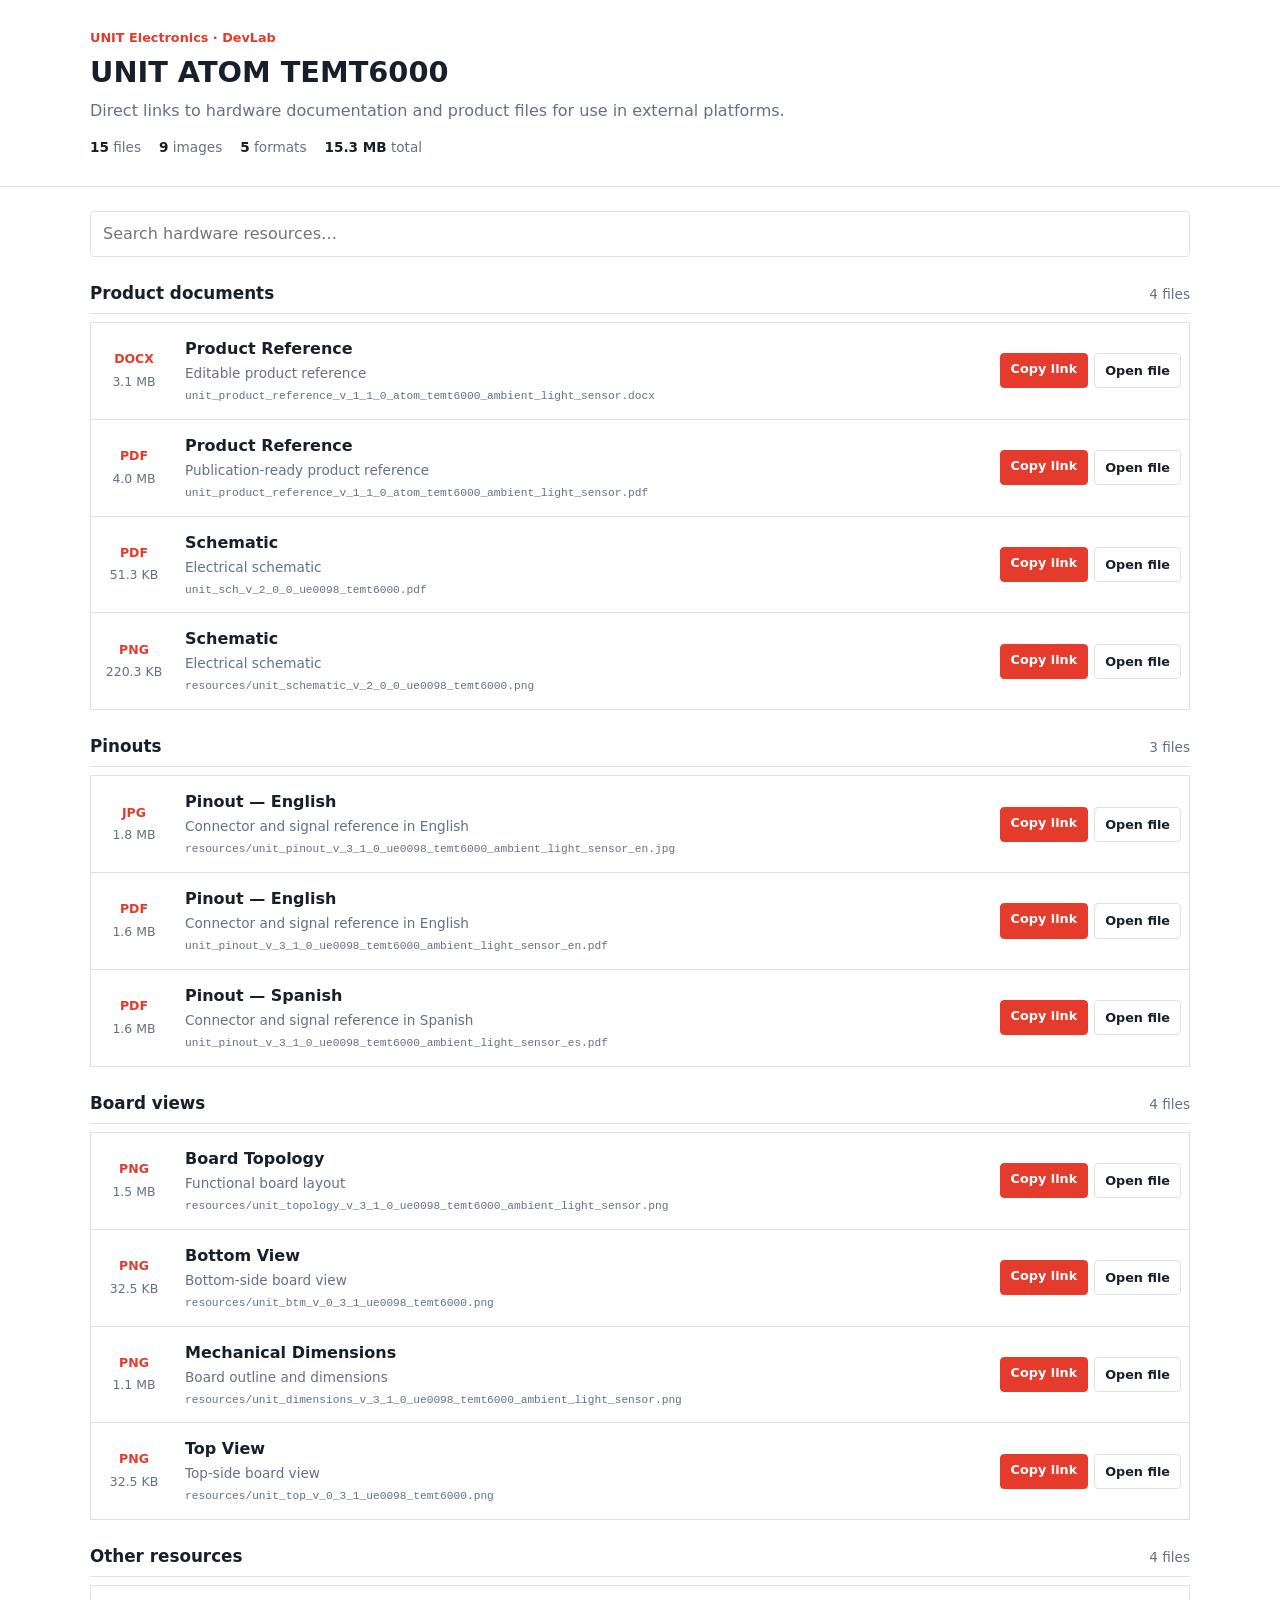
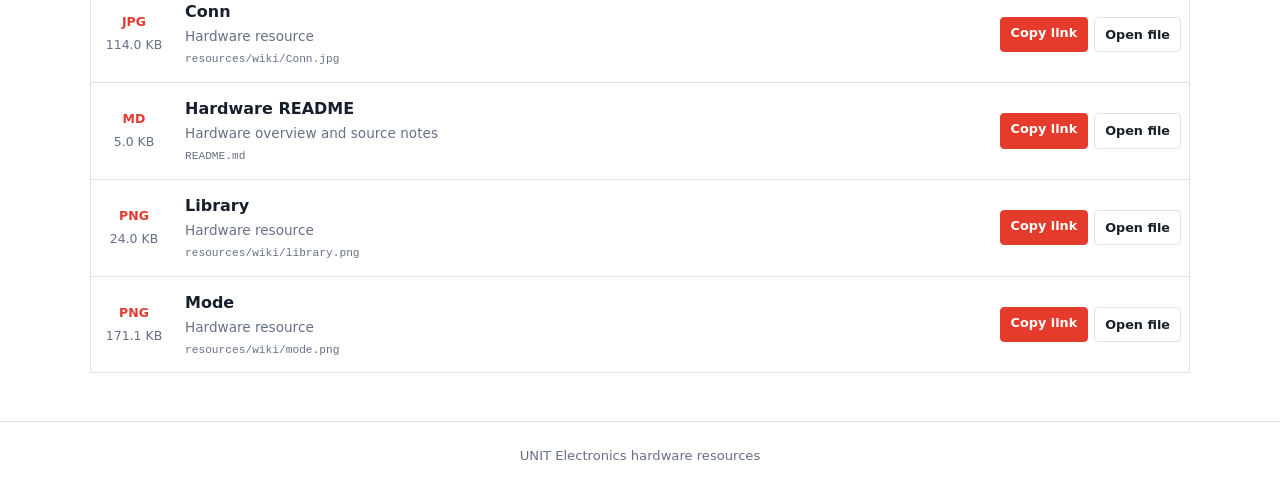
<file: docs/index.html>
<!DOCTYPE html>
<html lang="en">
<head>
  <base href="hardware/">
  <meta charset="UTF-8">
  <meta name="viewport" content="width=device-width, initial-scale=1.0">
  <meta name="description" content="UNIT ATOM TEMT6000 hardware documentation and downloads">
  <title>UNIT ATOM TEMT6000 | Hardware Resources</title>
  <style>
    :root {
      --ink: #17202a;
      --muted: #667085;
      --line: #dfe3e8;
      --brand: #e53b2c;
    }
    * { box-sizing: border-box; }
    body {
      margin: 0;
      color: var(--ink);
      font: 16px/1.5 Inter, ui-sans-serif, system-ui, -apple-system, sans-serif;
    }
    .site-header { border-bottom: 1px solid var(--line); }
    .header-content, main {
      width: min(1100px, calc(100% - 32px));
      margin: 0 auto;
    }
    .header-content { padding: 28px 0; }
    .eyebrow {
      margin: 0 0 4px;
      color: var(--brand);
      font-size: .8rem;
      font-weight: 700;
    }
    h1 { margin: 0; font-size: 1.8rem; }
    .subtitle { margin: 5px 0 0; color: var(--muted); }
    .summary {
      display: flex;
      flex-wrap: wrap;
      gap: 18px;
      margin-top: 14px;
      color: var(--muted);
      font-size: .85rem;
    }
    .summary strong { color: var(--ink); }
    main { padding: 24px 0 48px; }
    .toolbar { margin-bottom: 24px; }
    .search {
      width: 100%;
      padding: 10px 12px;
      border: 1px solid var(--line);
      border-radius: 4px;
      color: var(--ink);
      font: inherit;
    }
    .search:focus { outline: 2px solid #f6c4bf; border-color: var(--brand); }
    .resource-section { margin-top: 24px; }
    .section-heading {
      display: flex;
      align-items: baseline;
      justify-content: space-between;
      margin-bottom: 8px;
      border-bottom: 1px solid var(--line);
    }
    .section-heading h2 { margin: 0 0 7px; font-size: 1.05rem; }
    .section-heading span { color: var(--muted); font-size: .85rem; }
    .resource-list { border-top: 1px solid var(--line); }
    .resource-item {
      display: grid;
      grid-template-columns: 70px minmax(0, 1fr) auto;
      align-items: center;
      gap: 16px;
      padding: 14px 8px;
      border: 1px solid var(--line);
      border-top: 0;
    }
    .file-meta { display: grid; gap: 4px; text-align: center; }
    .file-type {
      color: var(--brand);
      font-size: .78rem;
    }
    .file-size { color: var(--muted); font-size: .78rem; }
    .resource-details { min-width: 0; }
    .resource-item h3 { margin: 0; font-size: 1rem; }
    .resource-item p {
      display: inline;
      margin: 0 8px 0 0;
      color: var(--muted);
      font-size: .85rem;
    }
    .resource-item code {
      display: block;
      overflow: hidden;
      margin-top: 3px;
      color: var(--muted);
      font-size: .7rem;
      text-overflow: ellipsis;
      white-space: nowrap;
    }
    .actions { display: flex; gap: 6px; }
    .button {
      display: inline-flex;
      justify-content: center;
      padding: 7px 10px;
      border: 1px solid var(--line);
      border-radius: 4px;
      color: var(--ink);
      background: #fff;
      cursor: pointer;
      text-decoration: none;
      font-size: .8rem;
      font-weight: 600;
      font-family: inherit;
    }
    .button:hover { border-color: #aeb4bd; }
    .button.primary { color: #fff; border-color: var(--brand); background: var(--brand); }
    .empty-state { display: none; padding: 32px 0; color: var(--muted); text-align: center; }
    footer { padding: 24px 16px; border-top: 1px solid var(--line); color: var(--muted); text-align: center; font-size: .82rem; }
    [hidden] { display: none !important; }
    .visually-hidden {
      position: absolute;
      width: 1px;
      height: 1px;
      padding: 0;
      margin: -1px;
      overflow: hidden;
      clip: rect(0, 0, 0, 0);
      white-space: nowrap;
      border: 0;
    }
    @media (max-width: 680px) {
      .resource-item { grid-template-columns: 52px minmax(0, 1fr); }
      .actions { grid-column: 1 / -1; padding-left: 68px; }
    }
  </style>
</head>
<body>
  <header class="site-header">
    <div class="header-content">
      <p class="eyebrow">UNIT Electronics · DevLab</p>
      <h1>UNIT ATOM TEMT6000</h1>
      <p class="subtitle">Direct links to hardware documentation and product files for use in external platforms.</p>
      <div class="summary" aria-label="Resource summary">
        <span><strong>15</strong> files</span>
        <span><strong>9</strong> images</span>
        <span><strong>5</strong> formats</span>
        <span><strong>15.3 MB</strong> total</span>
      </div>
    </div>
  </header>
  <main>
    <div class="toolbar">
      <label for="resource-search" class="visually-hidden">Search hardware resources</label>
      <input id="resource-search" class="search" type="search" placeholder="Search hardware resources…" autocomplete="off">
    </div>

      <section class="resource-section">
        <div class="section-heading">
          <h2>Product documents</h2>
          <span>4 files</span>
        </div>
        <div class="resource-list">
        <article class="resource-item" data-search="product reference unit_product_reference_v_1_1_0_atom_temt6000_ambient_light_sensor.docx editable product reference">
          <div class="file-meta">
            <strong class="file-type">DOCX</strong>
            <span class="file-size">3.1 MB</span>
          </div>
          <div class="resource-details">
            <h3>Product Reference</h3>
            <p>Editable product reference</p>
            <code title="unit_product_reference_v_1_1_0_atom_temt6000_ambient_light_sensor.docx">unit_product_reference_v_1_1_0_atom_temt6000_ambient_light_sensor.docx</code>
          </div>
          <div class="actions">
            <button class="button primary copy-link" type="button" data-url="unit_product_reference_v_1_1_0_atom_temt6000_ambient_light_sensor.docx">Copy link</button>
            <a class="button" href="unit_product_reference_v_1_1_0_atom_temt6000_ambient_light_sensor.docx" target="_blank" rel="noopener">Open file</a>
          </div>
        </article>

        <article class="resource-item" data-search="product reference unit_product_reference_v_1_1_0_atom_temt6000_ambient_light_sensor.pdf publication-ready product reference">
          <div class="file-meta">
            <strong class="file-type">PDF</strong>
            <span class="file-size">4.0 MB</span>
          </div>
          <div class="resource-details">
            <h3>Product Reference</h3>
            <p>Publication-ready product reference</p>
            <code title="unit_product_reference_v_1_1_0_atom_temt6000_ambient_light_sensor.pdf">unit_product_reference_v_1_1_0_atom_temt6000_ambient_light_sensor.pdf</code>
          </div>
          <div class="actions">
            <button class="button primary copy-link" type="button" data-url="unit_product_reference_v_1_1_0_atom_temt6000_ambient_light_sensor.pdf">Copy link</button>
            <a class="button" href="unit_product_reference_v_1_1_0_atom_temt6000_ambient_light_sensor.pdf" target="_blank" rel="noopener">Open file</a>
          </div>
        </article>

        <article class="resource-item" data-search="schematic unit_sch_v_2_0_0_ue0098_temt6000.pdf electrical schematic">
          <div class="file-meta">
            <strong class="file-type">PDF</strong>
            <span class="file-size">51.3 KB</span>
          </div>
          <div class="resource-details">
            <h3>Schematic</h3>
            <p>Electrical schematic</p>
            <code title="unit_sch_v_2_0_0_ue0098_temt6000.pdf">unit_sch_v_2_0_0_ue0098_temt6000.pdf</code>
          </div>
          <div class="actions">
            <button class="button primary copy-link" type="button" data-url="unit_sch_v_2_0_0_ue0098_temt6000.pdf">Copy link</button>
            <a class="button" href="unit_sch_v_2_0_0_ue0098_temt6000.pdf" target="_blank" rel="noopener">Open file</a>
          </div>
        </article>

        <article class="resource-item" data-search="schematic resources/unit_schematic_v_2_0_0_ue0098_temt6000.png electrical schematic">
          <div class="file-meta">
            <strong class="file-type">PNG</strong>
            <span class="file-size">220.3 KB</span>
          </div>
          <div class="resource-details">
            <h3>Schematic</h3>
            <p>Electrical schematic</p>
            <code title="resources/unit_schematic_v_2_0_0_ue0098_temt6000.png">resources/unit_schematic_v_2_0_0_ue0098_temt6000.png</code>
          </div>
          <div class="actions">
            <button class="button primary copy-link" type="button" data-url="resources/unit_schematic_v_2_0_0_ue0098_temt6000.png">Copy link</button>
            <a class="button" href="resources/unit_schematic_v_2_0_0_ue0098_temt6000.png" target="_blank" rel="noopener">Open file</a>
          </div>
        </article>
        </div>
      </section>
      <section class="resource-section">
        <div class="section-heading">
          <h2>Pinouts</h2>
          <span>3 files</span>
        </div>
        <div class="resource-list">
        <article class="resource-item" data-search="pinout — english resources/unit_pinout_v_3_1_0_ue0098_temt6000_ambient_light_sensor_en.jpg connector and signal reference in english">
          <div class="file-meta">
            <strong class="file-type">JPG</strong>
            <span class="file-size">1.8 MB</span>
          </div>
          <div class="resource-details">
            <h3>Pinout — English</h3>
            <p>Connector and signal reference in English</p>
            <code title="resources/unit_pinout_v_3_1_0_ue0098_temt6000_ambient_light_sensor_en.jpg">resources/unit_pinout_v_3_1_0_ue0098_temt6000_ambient_light_sensor_en.jpg</code>
          </div>
          <div class="actions">
            <button class="button primary copy-link" type="button" data-url="resources/unit_pinout_v_3_1_0_ue0098_temt6000_ambient_light_sensor_en.jpg">Copy link</button>
            <a class="button" href="resources/unit_pinout_v_3_1_0_ue0098_temt6000_ambient_light_sensor_en.jpg" target="_blank" rel="noopener">Open file</a>
          </div>
        </article>

        <article class="resource-item" data-search="pinout — english unit_pinout_v_3_1_0_ue0098_temt6000_ambient_light_sensor_en.pdf connector and signal reference in english">
          <div class="file-meta">
            <strong class="file-type">PDF</strong>
            <span class="file-size">1.6 MB</span>
          </div>
          <div class="resource-details">
            <h3>Pinout — English</h3>
            <p>Connector and signal reference in English</p>
            <code title="unit_pinout_v_3_1_0_ue0098_temt6000_ambient_light_sensor_en.pdf">unit_pinout_v_3_1_0_ue0098_temt6000_ambient_light_sensor_en.pdf</code>
          </div>
          <div class="actions">
            <button class="button primary copy-link" type="button" data-url="unit_pinout_v_3_1_0_ue0098_temt6000_ambient_light_sensor_en.pdf">Copy link</button>
            <a class="button" href="unit_pinout_v_3_1_0_ue0098_temt6000_ambient_light_sensor_en.pdf" target="_blank" rel="noopener">Open file</a>
          </div>
        </article>

        <article class="resource-item" data-search="pinout — spanish unit_pinout_v_3_1_0_ue0098_temt6000_ambient_light_sensor_es.pdf connector and signal reference in spanish">
          <div class="file-meta">
            <strong class="file-type">PDF</strong>
            <span class="file-size">1.6 MB</span>
          </div>
          <div class="resource-details">
            <h3>Pinout — Spanish</h3>
            <p>Connector and signal reference in Spanish</p>
            <code title="unit_pinout_v_3_1_0_ue0098_temt6000_ambient_light_sensor_es.pdf">unit_pinout_v_3_1_0_ue0098_temt6000_ambient_light_sensor_es.pdf</code>
          </div>
          <div class="actions">
            <button class="button primary copy-link" type="button" data-url="unit_pinout_v_3_1_0_ue0098_temt6000_ambient_light_sensor_es.pdf">Copy link</button>
            <a class="button" href="unit_pinout_v_3_1_0_ue0098_temt6000_ambient_light_sensor_es.pdf" target="_blank" rel="noopener">Open file</a>
          </div>
        </article>
        </div>
      </section>
      <section class="resource-section">
        <div class="section-heading">
          <h2>Board views</h2>
          <span>4 files</span>
        </div>
        <div class="resource-list">
        <article class="resource-item" data-search="board topology resources/unit_topology_v_3_1_0_ue0098_temt6000_ambient_light_sensor.png functional board layout">
          <div class="file-meta">
            <strong class="file-type">PNG</strong>
            <span class="file-size">1.5 MB</span>
          </div>
          <div class="resource-details">
            <h3>Board Topology</h3>
            <p>Functional board layout</p>
            <code title="resources/unit_topology_v_3_1_0_ue0098_temt6000_ambient_light_sensor.png">resources/unit_topology_v_3_1_0_ue0098_temt6000_ambient_light_sensor.png</code>
          </div>
          <div class="actions">
            <button class="button primary copy-link" type="button" data-url="resources/unit_topology_v_3_1_0_ue0098_temt6000_ambient_light_sensor.png">Copy link</button>
            <a class="button" href="resources/unit_topology_v_3_1_0_ue0098_temt6000_ambient_light_sensor.png" target="_blank" rel="noopener">Open file</a>
          </div>
        </article>

        <article class="resource-item" data-search="bottom view resources/unit_btm_v_0_3_1_ue0098_temt6000.png bottom-side board view">
          <div class="file-meta">
            <strong class="file-type">PNG</strong>
            <span class="file-size">32.5 KB</span>
          </div>
          <div class="resource-details">
            <h3>Bottom View</h3>
            <p>Bottom-side board view</p>
            <code title="resources/unit_btm_v_0_3_1_ue0098_temt6000.png">resources/unit_btm_v_0_3_1_ue0098_temt6000.png</code>
          </div>
          <div class="actions">
            <button class="button primary copy-link" type="button" data-url="resources/unit_btm_v_0_3_1_ue0098_temt6000.png">Copy link</button>
            <a class="button" href="resources/unit_btm_v_0_3_1_ue0098_temt6000.png" target="_blank" rel="noopener">Open file</a>
          </div>
        </article>

        <article class="resource-item" data-search="mechanical dimensions resources/unit_dimensions_v_3_1_0_ue0098_temt6000_ambient_light_sensor.png board outline and dimensions">
          <div class="file-meta">
            <strong class="file-type">PNG</strong>
            <span class="file-size">1.1 MB</span>
          </div>
          <div class="resource-details">
            <h3>Mechanical Dimensions</h3>
            <p>Board outline and dimensions</p>
            <code title="resources/unit_dimensions_v_3_1_0_ue0098_temt6000_ambient_light_sensor.png">resources/unit_dimensions_v_3_1_0_ue0098_temt6000_ambient_light_sensor.png</code>
          </div>
          <div class="actions">
            <button class="button primary copy-link" type="button" data-url="resources/unit_dimensions_v_3_1_0_ue0098_temt6000_ambient_light_sensor.png">Copy link</button>
            <a class="button" href="resources/unit_dimensions_v_3_1_0_ue0098_temt6000_ambient_light_sensor.png" target="_blank" rel="noopener">Open file</a>
          </div>
        </article>

        <article class="resource-item" data-search="top view resources/unit_top_v_0_3_1_ue0098_temt6000.png top-side board view">
          <div class="file-meta">
            <strong class="file-type">PNG</strong>
            <span class="file-size">32.5 KB</span>
          </div>
          <div class="resource-details">
            <h3>Top View</h3>
            <p>Top-side board view</p>
            <code title="resources/unit_top_v_0_3_1_ue0098_temt6000.png">resources/unit_top_v_0_3_1_ue0098_temt6000.png</code>
          </div>
          <div class="actions">
            <button class="button primary copy-link" type="button" data-url="resources/unit_top_v_0_3_1_ue0098_temt6000.png">Copy link</button>
            <a class="button" href="resources/unit_top_v_0_3_1_ue0098_temt6000.png" target="_blank" rel="noopener">Open file</a>
          </div>
        </article>
        </div>
      </section>
      <section class="resource-section">
        <div class="section-heading">
          <h2>Other resources</h2>
          <span>4 files</span>
        </div>
        <div class="resource-list">
        <article class="resource-item" data-search="conn resources/wiki/conn.jpg hardware resource">
          <div class="file-meta">
            <strong class="file-type">JPG</strong>
            <span class="file-size">114.0 KB</span>
          </div>
          <div class="resource-details">
            <h3>Conn</h3>
            <p>Hardware resource</p>
            <code title="resources/wiki/Conn.jpg">resources/wiki/Conn.jpg</code>
          </div>
          <div class="actions">
            <button class="button primary copy-link" type="button" data-url="resources/wiki/Conn.jpg">Copy link</button>
            <a class="button" href="resources/wiki/Conn.jpg" target="_blank" rel="noopener">Open file</a>
          </div>
        </article>

        <article class="resource-item" data-search="hardware readme readme.md hardware overview and source notes">
          <div class="file-meta">
            <strong class="file-type">MD</strong>
            <span class="file-size">5.0 KB</span>
          </div>
          <div class="resource-details">
            <h3>Hardware README</h3>
            <p>Hardware overview and source notes</p>
            <code title="README.md">README.md</code>
          </div>
          <div class="actions">
            <button class="button primary copy-link" type="button" data-url="README.md">Copy link</button>
            <a class="button" href="README.md" target="_blank" rel="noopener">Open file</a>
          </div>
        </article>

        <article class="resource-item" data-search="library resources/wiki/library.png hardware resource">
          <div class="file-meta">
            <strong class="file-type">PNG</strong>
            <span class="file-size">24.0 KB</span>
          </div>
          <div class="resource-details">
            <h3>Library</h3>
            <p>Hardware resource</p>
            <code title="resources/wiki/library.png">resources/wiki/library.png</code>
          </div>
          <div class="actions">
            <button class="button primary copy-link" type="button" data-url="resources/wiki/library.png">Copy link</button>
            <a class="button" href="resources/wiki/library.png" target="_blank" rel="noopener">Open file</a>
          </div>
        </article>

        <article class="resource-item" data-search="mode resources/wiki/mode.png hardware resource">
          <div class="file-meta">
            <strong class="file-type">PNG</strong>
            <span class="file-size">171.1 KB</span>
          </div>
          <div class="resource-details">
            <h3>Mode</h3>
            <p>Hardware resource</p>
            <code title="resources/wiki/mode.png">resources/wiki/mode.png</code>
          </div>
          <div class="actions">
            <button class="button primary copy-link" type="button" data-url="resources/wiki/mode.png">Copy link</button>
            <a class="button" href="resources/wiki/mode.png" target="_blank" rel="noopener">Open file</a>
          </div>
        </article>
        </div>
      </section>
    <p id="empty-state" class="empty-state">No resources match your search.</p>
  </main>
  <footer>UNIT Electronics hardware resources</footer>
  <script>
    const search = document.getElementById('resource-search');
    const sections = [...document.querySelectorAll('.resource-section')];
    const emptyState = document.getElementById('empty-state');
    const copyText = async (text) => {
      try {
        await navigator.clipboard.writeText(text);
      } catch (error) {
        const input = document.createElement('textarea');
        input.value = text;
        input.style.position = 'fixed';
        input.style.opacity = '0';
        document.body.appendChild(input);
        input.select();
        document.execCommand('copy');
        input.remove();
      }
    };
    document.querySelectorAll('.copy-link').forEach((button) => {
      button.addEventListener('click', async () => {
        const absoluteUrl = new URL(button.dataset.url, document.baseURI).href;
        await copyText(absoluteUrl);
        const originalLabel = button.textContent;
        button.textContent = 'Copied';
        setTimeout(() => { button.textContent = originalLabel; }, 1600);
      });
    });
    search.addEventListener('input', () => {
      const query = search.value.trim().toLowerCase();
      let visibleCards = 0;
      sections.forEach((section) => {
        let sectionCards = 0;
        section.querySelectorAll('.resource-item').forEach((card) => {
          const match = card.dataset.search.includes(query);
          card.hidden = !match;
          sectionCards += Number(match);
        });
        section.hidden = sectionCards === 0;
        visibleCards += sectionCards;
      });
      emptyState.style.display = visibleCards ? 'none' : 'block';
    });
  </script>
</body>
</html>
</file>
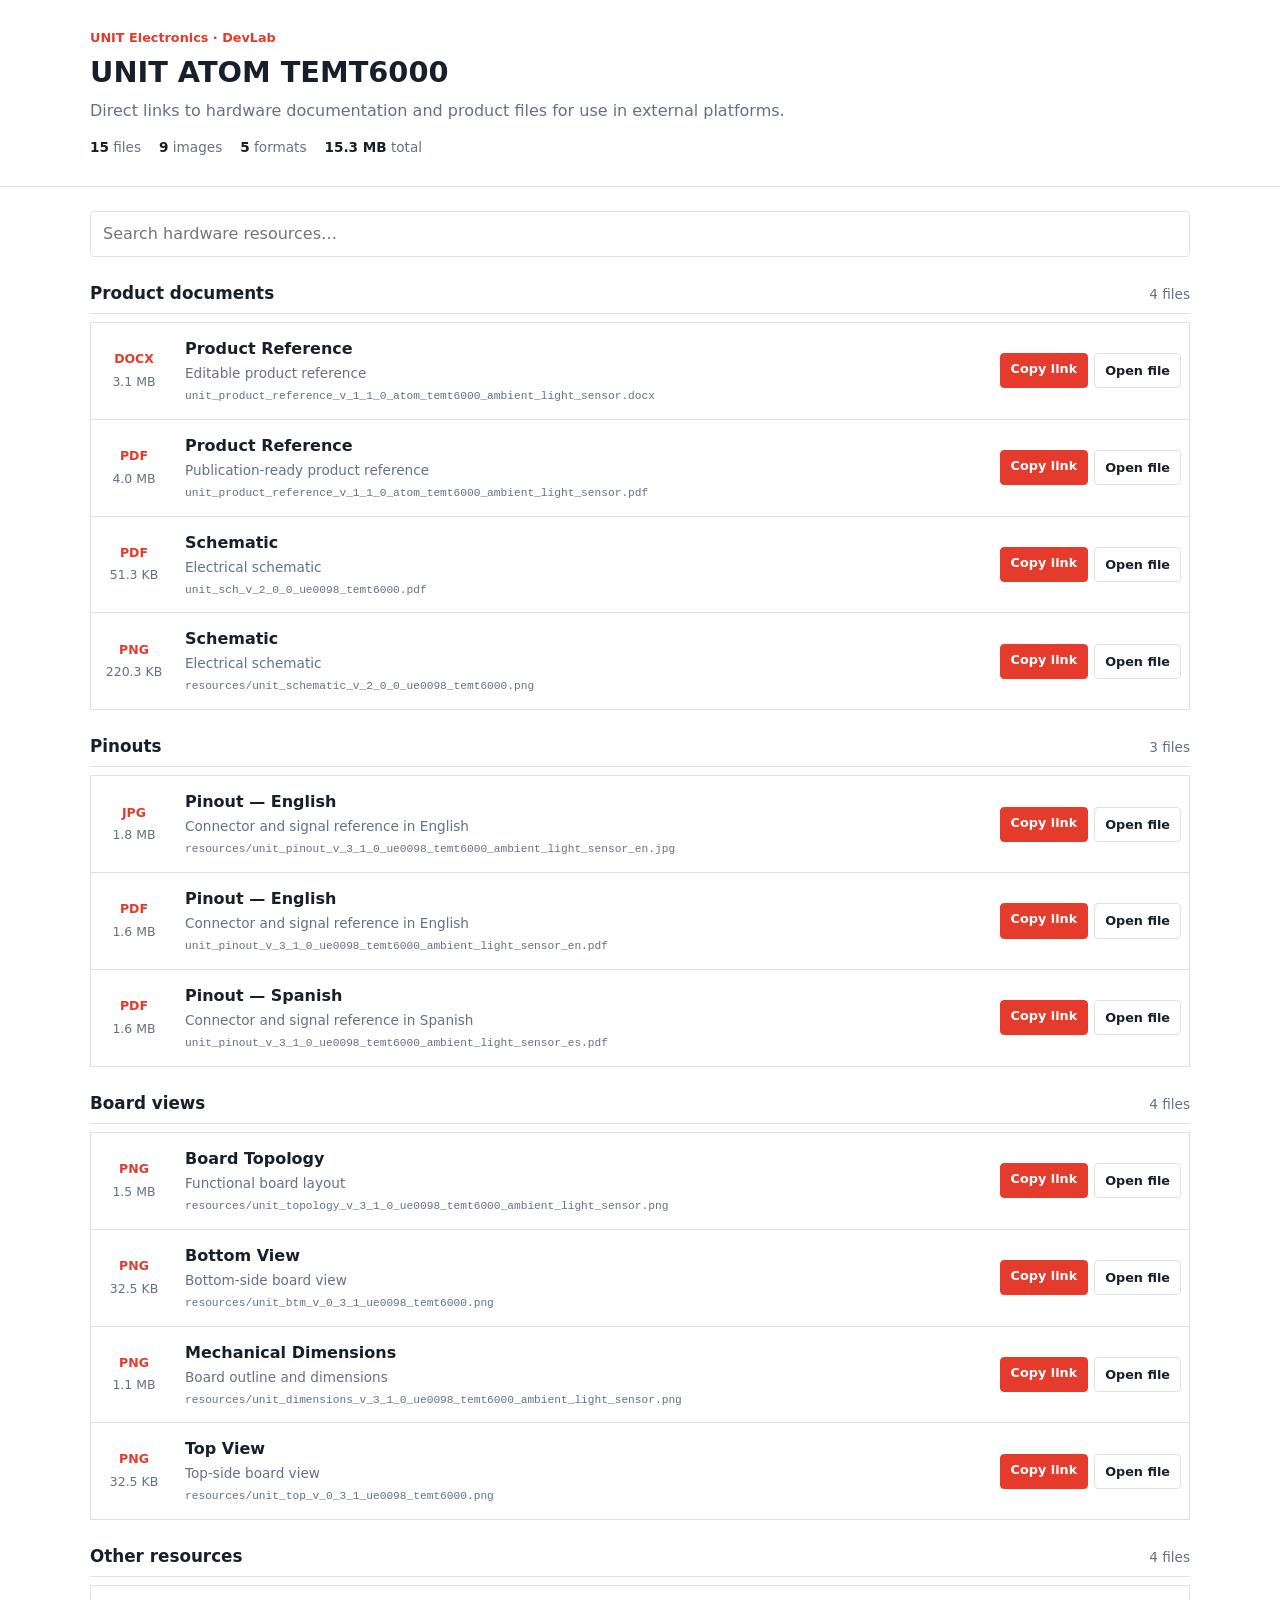
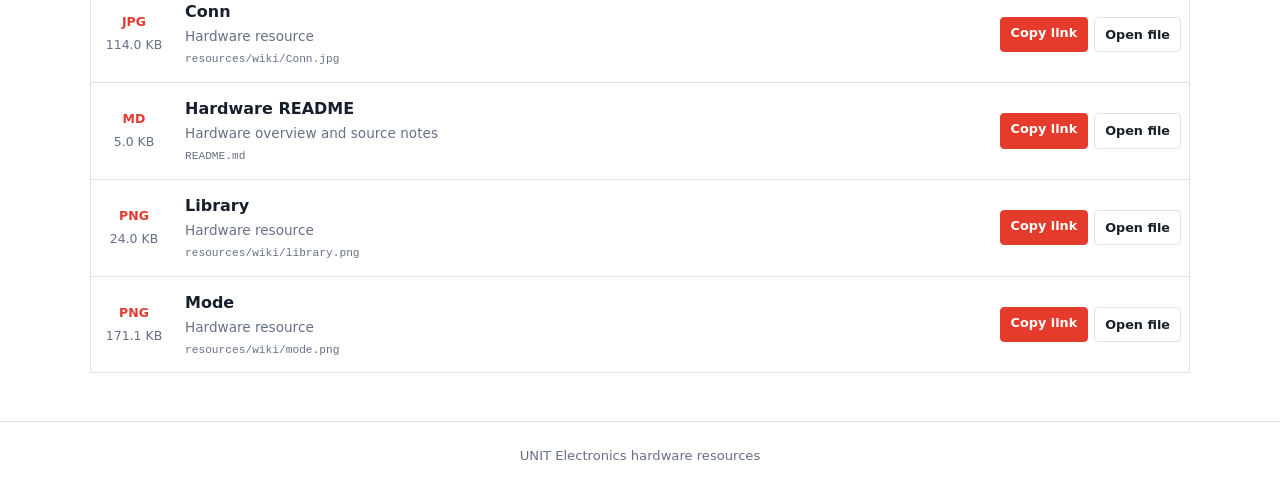
<file: docs/hardware/index.html>
<!DOCTYPE html>
<html lang="en">
<head>
  <meta charset="UTF-8">
  <meta name="viewport" content="width=device-width, initial-scale=1.0">
  <meta name="description" content="UNIT ATOM TEMT6000 hardware documentation and downloads">
  <title>UNIT ATOM TEMT6000 | Hardware Resources</title>
  <style>
    :root {
      --ink: #17202a;
      --muted: #667085;
      --line: #dfe3e8;
      --brand: #e53b2c;
    }
    * { box-sizing: border-box; }
    body {
      margin: 0;
      color: var(--ink);
      font: 16px/1.5 Inter, ui-sans-serif, system-ui, -apple-system, sans-serif;
    }
    .site-header { border-bottom: 1px solid var(--line); }
    .header-content, main {
      width: min(1100px, calc(100% - 32px));
      margin: 0 auto;
    }
    .header-content { padding: 28px 0; }
    .eyebrow {
      margin: 0 0 4px;
      color: var(--brand);
      font-size: .8rem;
      font-weight: 700;
    }
    h1 { margin: 0; font-size: 1.8rem; }
    .subtitle { margin: 5px 0 0; color: var(--muted); }
    .summary {
      display: flex;
      flex-wrap: wrap;
      gap: 18px;
      margin-top: 14px;
      color: var(--muted);
      font-size: .85rem;
    }
    .summary strong { color: var(--ink); }
    main { padding: 24px 0 48px; }
    .toolbar { margin-bottom: 24px; }
    .search {
      width: 100%;
      padding: 10px 12px;
      border: 1px solid var(--line);
      border-radius: 4px;
      color: var(--ink);
      font: inherit;
    }
    .search:focus { outline: 2px solid #f6c4bf; border-color: var(--brand); }
    .resource-section { margin-top: 24px; }
    .section-heading {
      display: flex;
      align-items: baseline;
      justify-content: space-between;
      margin-bottom: 8px;
      border-bottom: 1px solid var(--line);
    }
    .section-heading h2 { margin: 0 0 7px; font-size: 1.05rem; }
    .section-heading span { color: var(--muted); font-size: .85rem; }
    .resource-list { border-top: 1px solid var(--line); }
    .resource-item {
      display: grid;
      grid-template-columns: 70px minmax(0, 1fr) auto;
      align-items: center;
      gap: 16px;
      padding: 14px 8px;
      border: 1px solid var(--line);
      border-top: 0;
    }
    .file-meta { display: grid; gap: 4px; text-align: center; }
    .file-type {
      color: var(--brand);
      font-size: .78rem;
    }
    .file-size { color: var(--muted); font-size: .78rem; }
    .resource-details { min-width: 0; }
    .resource-item h3 { margin: 0; font-size: 1rem; }
    .resource-item p {
      display: inline;
      margin: 0 8px 0 0;
      color: var(--muted);
      font-size: .85rem;
    }
    .resource-item code {
      display: block;
      overflow: hidden;
      margin-top: 3px;
      color: var(--muted);
      font-size: .7rem;
      text-overflow: ellipsis;
      white-space: nowrap;
    }
    .actions { display: flex; gap: 6px; }
    .button {
      display: inline-flex;
      justify-content: center;
      padding: 7px 10px;
      border: 1px solid var(--line);
      border-radius: 4px;
      color: var(--ink);
      background: #fff;
      cursor: pointer;
      text-decoration: none;
      font-size: .8rem;
      font-weight: 600;
      font-family: inherit;
    }
    .button:hover { border-color: #aeb4bd; }
    .button.primary { color: #fff; border-color: var(--brand); background: var(--brand); }
    .empty-state { display: none; padding: 32px 0; color: var(--muted); text-align: center; }
    footer { padding: 24px 16px; border-top: 1px solid var(--line); color: var(--muted); text-align: center; font-size: .82rem; }
    [hidden] { display: none !important; }
    .visually-hidden {
      position: absolute;
      width: 1px;
      height: 1px;
      padding: 0;
      margin: -1px;
      overflow: hidden;
      clip: rect(0, 0, 0, 0);
      white-space: nowrap;
      border: 0;
    }
    @media (max-width: 680px) {
      .resource-item { grid-template-columns: 52px minmax(0, 1fr); }
      .actions { grid-column: 1 / -1; padding-left: 68px; }
    }
  </style>
</head>
<body>
  <header class="site-header">
    <div class="header-content">
      <p class="eyebrow">UNIT Electronics · DevLab</p>
      <h1>UNIT ATOM TEMT6000</h1>
      <p class="subtitle">Direct links to hardware documentation and product files for use in external platforms.</p>
      <div class="summary" aria-label="Resource summary">
        <span><strong>15</strong> files</span>
        <span><strong>9</strong> images</span>
        <span><strong>5</strong> formats</span>
        <span><strong>15.3 MB</strong> total</span>
      </div>
    </div>
  </header>
  <main>
    <div class="toolbar">
      <label for="resource-search" class="visually-hidden">Search hardware resources</label>
      <input id="resource-search" class="search" type="search" placeholder="Search hardware resources…" autocomplete="off">
    </div>

      <section class="resource-section">
        <div class="section-heading">
          <h2>Product documents</h2>
          <span>4 files</span>
        </div>
        <div class="resource-list">
        <article class="resource-item" data-search="product reference unit_product_reference_v_1_1_0_atom_temt6000_ambient_light_sensor.docx editable product reference">
          <div class="file-meta">
            <strong class="file-type">DOCX</strong>
            <span class="file-size">3.1 MB</span>
          </div>
          <div class="resource-details">
            <h3>Product Reference</h3>
            <p>Editable product reference</p>
            <code title="unit_product_reference_v_1_1_0_atom_temt6000_ambient_light_sensor.docx">unit_product_reference_v_1_1_0_atom_temt6000_ambient_light_sensor.docx</code>
          </div>
          <div class="actions">
            <button class="button primary copy-link" type="button" data-url="unit_product_reference_v_1_1_0_atom_temt6000_ambient_light_sensor.docx">Copy link</button>
            <a class="button" href="unit_product_reference_v_1_1_0_atom_temt6000_ambient_light_sensor.docx" target="_blank" rel="noopener">Open file</a>
          </div>
        </article>

        <article class="resource-item" data-search="product reference unit_product_reference_v_1_1_0_atom_temt6000_ambient_light_sensor.pdf publication-ready product reference">
          <div class="file-meta">
            <strong class="file-type">PDF</strong>
            <span class="file-size">4.0 MB</span>
          </div>
          <div class="resource-details">
            <h3>Product Reference</h3>
            <p>Publication-ready product reference</p>
            <code title="unit_product_reference_v_1_1_0_atom_temt6000_ambient_light_sensor.pdf">unit_product_reference_v_1_1_0_atom_temt6000_ambient_light_sensor.pdf</code>
          </div>
          <div class="actions">
            <button class="button primary copy-link" type="button" data-url="unit_product_reference_v_1_1_0_atom_temt6000_ambient_light_sensor.pdf">Copy link</button>
            <a class="button" href="unit_product_reference_v_1_1_0_atom_temt6000_ambient_light_sensor.pdf" target="_blank" rel="noopener">Open file</a>
          </div>
        </article>

        <article class="resource-item" data-search="schematic unit_sch_v_2_0_0_ue0098_temt6000.pdf electrical schematic">
          <div class="file-meta">
            <strong class="file-type">PDF</strong>
            <span class="file-size">51.3 KB</span>
          </div>
          <div class="resource-details">
            <h3>Schematic</h3>
            <p>Electrical schematic</p>
            <code title="unit_sch_v_2_0_0_ue0098_temt6000.pdf">unit_sch_v_2_0_0_ue0098_temt6000.pdf</code>
          </div>
          <div class="actions">
            <button class="button primary copy-link" type="button" data-url="unit_sch_v_2_0_0_ue0098_temt6000.pdf">Copy link</button>
            <a class="button" href="unit_sch_v_2_0_0_ue0098_temt6000.pdf" target="_blank" rel="noopener">Open file</a>
          </div>
        </article>

        <article class="resource-item" data-search="schematic resources/unit_schematic_v_2_0_0_ue0098_temt6000.png electrical schematic">
          <div class="file-meta">
            <strong class="file-type">PNG</strong>
            <span class="file-size">220.3 KB</span>
          </div>
          <div class="resource-details">
            <h3>Schematic</h3>
            <p>Electrical schematic</p>
            <code title="resources/unit_schematic_v_2_0_0_ue0098_temt6000.png">resources/unit_schematic_v_2_0_0_ue0098_temt6000.png</code>
          </div>
          <div class="actions">
            <button class="button primary copy-link" type="button" data-url="resources/unit_schematic_v_2_0_0_ue0098_temt6000.png">Copy link</button>
            <a class="button" href="resources/unit_schematic_v_2_0_0_ue0098_temt6000.png" target="_blank" rel="noopener">Open file</a>
          </div>
        </article>
        </div>
      </section>
      <section class="resource-section">
        <div class="section-heading">
          <h2>Pinouts</h2>
          <span>3 files</span>
        </div>
        <div class="resource-list">
        <article class="resource-item" data-search="pinout — english resources/unit_pinout_v_3_1_0_ue0098_temt6000_ambient_light_sensor_en.jpg connector and signal reference in english">
          <div class="file-meta">
            <strong class="file-type">JPG</strong>
            <span class="file-size">1.8 MB</span>
          </div>
          <div class="resource-details">
            <h3>Pinout — English</h3>
            <p>Connector and signal reference in English</p>
            <code title="resources/unit_pinout_v_3_1_0_ue0098_temt6000_ambient_light_sensor_en.jpg">resources/unit_pinout_v_3_1_0_ue0098_temt6000_ambient_light_sensor_en.jpg</code>
          </div>
          <div class="actions">
            <button class="button primary copy-link" type="button" data-url="resources/unit_pinout_v_3_1_0_ue0098_temt6000_ambient_light_sensor_en.jpg">Copy link</button>
            <a class="button" href="resources/unit_pinout_v_3_1_0_ue0098_temt6000_ambient_light_sensor_en.jpg" target="_blank" rel="noopener">Open file</a>
          </div>
        </article>

        <article class="resource-item" data-search="pinout — english unit_pinout_v_3_1_0_ue0098_temt6000_ambient_light_sensor_en.pdf connector and signal reference in english">
          <div class="file-meta">
            <strong class="file-type">PDF</strong>
            <span class="file-size">1.6 MB</span>
          </div>
          <div class="resource-details">
            <h3>Pinout — English</h3>
            <p>Connector and signal reference in English</p>
            <code title="unit_pinout_v_3_1_0_ue0098_temt6000_ambient_light_sensor_en.pdf">unit_pinout_v_3_1_0_ue0098_temt6000_ambient_light_sensor_en.pdf</code>
          </div>
          <div class="actions">
            <button class="button primary copy-link" type="button" data-url="unit_pinout_v_3_1_0_ue0098_temt6000_ambient_light_sensor_en.pdf">Copy link</button>
            <a class="button" href="unit_pinout_v_3_1_0_ue0098_temt6000_ambient_light_sensor_en.pdf" target="_blank" rel="noopener">Open file</a>
          </div>
        </article>

        <article class="resource-item" data-search="pinout — spanish unit_pinout_v_3_1_0_ue0098_temt6000_ambient_light_sensor_es.pdf connector and signal reference in spanish">
          <div class="file-meta">
            <strong class="file-type">PDF</strong>
            <span class="file-size">1.6 MB</span>
          </div>
          <div class="resource-details">
            <h3>Pinout — Spanish</h3>
            <p>Connector and signal reference in Spanish</p>
            <code title="unit_pinout_v_3_1_0_ue0098_temt6000_ambient_light_sensor_es.pdf">unit_pinout_v_3_1_0_ue0098_temt6000_ambient_light_sensor_es.pdf</code>
          </div>
          <div class="actions">
            <button class="button primary copy-link" type="button" data-url="unit_pinout_v_3_1_0_ue0098_temt6000_ambient_light_sensor_es.pdf">Copy link</button>
            <a class="button" href="unit_pinout_v_3_1_0_ue0098_temt6000_ambient_light_sensor_es.pdf" target="_blank" rel="noopener">Open file</a>
          </div>
        </article>
        </div>
      </section>
      <section class="resource-section">
        <div class="section-heading">
          <h2>Board views</h2>
          <span>4 files</span>
        </div>
        <div class="resource-list">
        <article class="resource-item" data-search="board topology resources/unit_topology_v_3_1_0_ue0098_temt6000_ambient_light_sensor.png functional board layout">
          <div class="file-meta">
            <strong class="file-type">PNG</strong>
            <span class="file-size">1.5 MB</span>
          </div>
          <div class="resource-details">
            <h3>Board Topology</h3>
            <p>Functional board layout</p>
            <code title="resources/unit_topology_v_3_1_0_ue0098_temt6000_ambient_light_sensor.png">resources/unit_topology_v_3_1_0_ue0098_temt6000_ambient_light_sensor.png</code>
          </div>
          <div class="actions">
            <button class="button primary copy-link" type="button" data-url="resources/unit_topology_v_3_1_0_ue0098_temt6000_ambient_light_sensor.png">Copy link</button>
            <a class="button" href="resources/unit_topology_v_3_1_0_ue0098_temt6000_ambient_light_sensor.png" target="_blank" rel="noopener">Open file</a>
          </div>
        </article>

        <article class="resource-item" data-search="bottom view resources/unit_btm_v_0_3_1_ue0098_temt6000.png bottom-side board view">
          <div class="file-meta">
            <strong class="file-type">PNG</strong>
            <span class="file-size">32.5 KB</span>
          </div>
          <div class="resource-details">
            <h3>Bottom View</h3>
            <p>Bottom-side board view</p>
            <code title="resources/unit_btm_v_0_3_1_ue0098_temt6000.png">resources/unit_btm_v_0_3_1_ue0098_temt6000.png</code>
          </div>
          <div class="actions">
            <button class="button primary copy-link" type="button" data-url="resources/unit_btm_v_0_3_1_ue0098_temt6000.png">Copy link</button>
            <a class="button" href="resources/unit_btm_v_0_3_1_ue0098_temt6000.png" target="_blank" rel="noopener">Open file</a>
          </div>
        </article>

        <article class="resource-item" data-search="mechanical dimensions resources/unit_dimensions_v_3_1_0_ue0098_temt6000_ambient_light_sensor.png board outline and dimensions">
          <div class="file-meta">
            <strong class="file-type">PNG</strong>
            <span class="file-size">1.1 MB</span>
          </div>
          <div class="resource-details">
            <h3>Mechanical Dimensions</h3>
            <p>Board outline and dimensions</p>
            <code title="resources/unit_dimensions_v_3_1_0_ue0098_temt6000_ambient_light_sensor.png">resources/unit_dimensions_v_3_1_0_ue0098_temt6000_ambient_light_sensor.png</code>
          </div>
          <div class="actions">
            <button class="button primary copy-link" type="button" data-url="resources/unit_dimensions_v_3_1_0_ue0098_temt6000_ambient_light_sensor.png">Copy link</button>
            <a class="button" href="resources/unit_dimensions_v_3_1_0_ue0098_temt6000_ambient_light_sensor.png" target="_blank" rel="noopener">Open file</a>
          </div>
        </article>

        <article class="resource-item" data-search="top view resources/unit_top_v_0_3_1_ue0098_temt6000.png top-side board view">
          <div class="file-meta">
            <strong class="file-type">PNG</strong>
            <span class="file-size">32.5 KB</span>
          </div>
          <div class="resource-details">
            <h3>Top View</h3>
            <p>Top-side board view</p>
            <code title="resources/unit_top_v_0_3_1_ue0098_temt6000.png">resources/unit_top_v_0_3_1_ue0098_temt6000.png</code>
          </div>
          <div class="actions">
            <button class="button primary copy-link" type="button" data-url="resources/unit_top_v_0_3_1_ue0098_temt6000.png">Copy link</button>
            <a class="button" href="resources/unit_top_v_0_3_1_ue0098_temt6000.png" target="_blank" rel="noopener">Open file</a>
          </div>
        </article>
        </div>
      </section>
      <section class="resource-section">
        <div class="section-heading">
          <h2>Other resources</h2>
          <span>4 files</span>
        </div>
        <div class="resource-list">
        <article class="resource-item" data-search="conn resources/wiki/conn.jpg hardware resource">
          <div class="file-meta">
            <strong class="file-type">JPG</strong>
            <span class="file-size">114.0 KB</span>
          </div>
          <div class="resource-details">
            <h3>Conn</h3>
            <p>Hardware resource</p>
            <code title="resources/wiki/Conn.jpg">resources/wiki/Conn.jpg</code>
          </div>
          <div class="actions">
            <button class="button primary copy-link" type="button" data-url="resources/wiki/Conn.jpg">Copy link</button>
            <a class="button" href="resources/wiki/Conn.jpg" target="_blank" rel="noopener">Open file</a>
          </div>
        </article>

        <article class="resource-item" data-search="hardware readme readme.md hardware overview and source notes">
          <div class="file-meta">
            <strong class="file-type">MD</strong>
            <span class="file-size">5.0 KB</span>
          </div>
          <div class="resource-details">
            <h3>Hardware README</h3>
            <p>Hardware overview and source notes</p>
            <code title="README.md">README.md</code>
          </div>
          <div class="actions">
            <button class="button primary copy-link" type="button" data-url="README.md">Copy link</button>
            <a class="button" href="README.md" target="_blank" rel="noopener">Open file</a>
          </div>
        </article>

        <article class="resource-item" data-search="library resources/wiki/library.png hardware resource">
          <div class="file-meta">
            <strong class="file-type">PNG</strong>
            <span class="file-size">24.0 KB</span>
          </div>
          <div class="resource-details">
            <h3>Library</h3>
            <p>Hardware resource</p>
            <code title="resources/wiki/library.png">resources/wiki/library.png</code>
          </div>
          <div class="actions">
            <button class="button primary copy-link" type="button" data-url="resources/wiki/library.png">Copy link</button>
            <a class="button" href="resources/wiki/library.png" target="_blank" rel="noopener">Open file</a>
          </div>
        </article>

        <article class="resource-item" data-search="mode resources/wiki/mode.png hardware resource">
          <div class="file-meta">
            <strong class="file-type">PNG</strong>
            <span class="file-size">171.1 KB</span>
          </div>
          <div class="resource-details">
            <h3>Mode</h3>
            <p>Hardware resource</p>
            <code title="resources/wiki/mode.png">resources/wiki/mode.png</code>
          </div>
          <div class="actions">
            <button class="button primary copy-link" type="button" data-url="resources/wiki/mode.png">Copy link</button>
            <a class="button" href="resources/wiki/mode.png" target="_blank" rel="noopener">Open file</a>
          </div>
        </article>
        </div>
      </section>
    <p id="empty-state" class="empty-state">No resources match your search.</p>
  </main>
  <footer>UNIT Electronics hardware resources</footer>
  <script>
    const search = document.getElementById('resource-search');
    const sections = [...document.querySelectorAll('.resource-section')];
    const emptyState = document.getElementById('empty-state');
    const copyText = async (text) => {
      try {
        await navigator.clipboard.writeText(text);
      } catch (error) {
        const input = document.createElement('textarea');
        input.value = text;
        input.style.position = 'fixed';
        input.style.opacity = '0';
        document.body.appendChild(input);
        input.select();
        document.execCommand('copy');
        input.remove();
      }
    };
    document.querySelectorAll('.copy-link').forEach((button) => {
      button.addEventListener('click', async () => {
        const absoluteUrl = new URL(button.dataset.url, document.baseURI).href;
        await copyText(absoluteUrl);
        const originalLabel = button.textContent;
        button.textContent = 'Copied';
        setTimeout(() => { button.textContent = originalLabel; }, 1600);
      });
    });
    search.addEventListener('input', () => {
      const query = search.value.trim().toLowerCase();
      let visibleCards = 0;
      sections.forEach((section) => {
        let sectionCards = 0;
        section.querySelectorAll('.resource-item').forEach((card) => {
          const match = card.dataset.search.includes(query);
          card.hidden = !match;
          sectionCards += Number(match);
        });
        section.hidden = sectionCards === 0;
        visibleCards += sectionCards;
      });
      emptyState.style.display = visibleCards ? 'none' : 'block';
    });
  </script>
</body>
</html>
</file>
